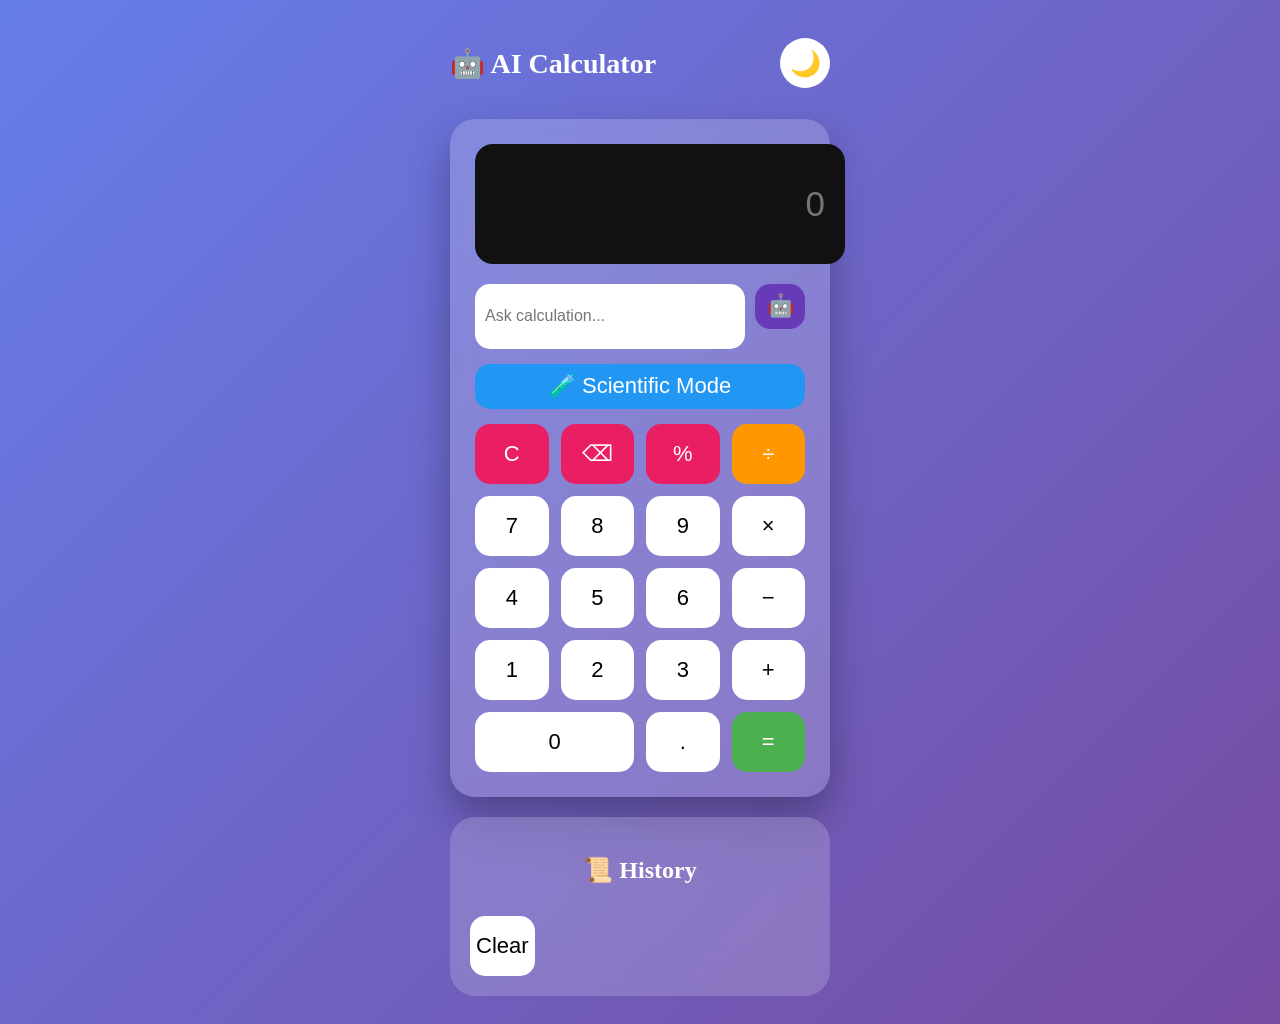
<file: Task2/index.html>
<!DOCTYPE html>
<html lang="en">

<head>

<meta charset="UTF-8">
<meta name="viewport" content="width=device-width, initial-scale=1.0">

<title>AI Scientific Calculator</title>

<link rel="stylesheet" href="style.css">

</head>


<body>


<div class="container">


<div class="top">

<h1>🤖 AI Calculator</h1>

<button id="themeBtn">
🌙
</button>

</div>



<div class="calculator">


<input id="display" disabled placeholder="0">



<!-- AI Input -->

<div class="ai-box">

<input 
id="aiInput"
placeholder="Ask calculation...">

<button onclick="aiCalculate()">
🤖
</button>

</div>




<button class="mode"
onclick="toggleScientific()">

🧪 Scientific Mode

</button>




<!-- Scientific Buttons -->

<div id="scientific"
class="scientific hidden">


<button onclick="scientific('sin')">
sin
</button>


<button onclick="scientific('cos')">
cos
</button>


<button onclick="scientific('tan')">
tan
</button>


<button onclick="scientific('sqrt')">
√
</button>


<button onclick="scientific('square')">
x²
</button>


<button onclick="scientific('log')">
log
</button>


<button onclick="appendValue('Math.PI')">
π
</button>


</div>





<div class="buttons">


<button class="special" onclick="clearDisplay()">C</button>

<button class="special" onclick="deleteNumber()">⌫</button>

<button class="special" onclick="percentage()">%</button>

<button class="operator" onclick="appendValue('/')">
÷
</button>


<button onclick="appendValue('7')">7</button>

<button onclick="appendValue('8')">8</button>

<button onclick="appendValue('9')">9</button>

<button onclick="appendValue('*')">
×
</button>



<button onclick="appendValue('4')">4</button>

<button onclick="appendValue('5')">5</button>

<button onclick="appendValue('6')">6</button>

<button onclick="appendValue('-')">
−
</button>



<button onclick="appendValue('1')">1</button>

<button onclick="appendValue('2')">2</button>

<button onclick="appendValue('3')">3</button>

<button onclick="appendValue('+')">
+
</button>



<button class="zero" onclick="appendValue('0')">
0
</button>


<button onclick="appendValue('.')">
.
</button>


<button class="equal" onclick="calculate()">
=
</button>


</div>


</div>




<div class="history">

<h2>
📜 History
</h2>

<ul id="historyList"></ul>


<button onclick="clearHistory()">
Clear
</button>


</div>



</div>



<script src="script.js"></script>


</body>

</html>
</file>
<file: Task2/style.css>
```css
*{

    margin:0;
    padding:0;
    box-sizing:border-box;
    font-family:'Poppins',sans-serif;

}



body{

    min-height:100vh;

    padding:20px;

    display:flex;

    justify-content:center;

    align-items:center;

    background:
    linear-gradient(135deg,#667eea,#764ba2);

    transition:0.5s;

}




/* Light Theme */

body.light{

    background:
    linear-gradient(135deg,#f6d365,#fda085);

}





.container{

    width:380px;

    max-width:100%;

}





/* Header */


.top{

    display:flex;

    justify-content:space-between;

    align-items:center;

    margin-bottom:20px;

    color:white;

}



.top h1{

    font-size:28px;

}



.top button{

    width:50px;

    height:50px;

    border-radius:50%;

    border:none;

    cursor:pointer;

    font-size:25px;

}





/* Calculator */


.calculator{

    background:
    rgba(255,255,255,0.18);

    backdrop-filter:blur(20px);

    padding:25px;

    border-radius:25px;

    box-shadow:

    0 20px 40px rgba(0,0,0,0.3);

}





/* Display */


#display{


    width:100%;

    height:80px;

    border:none;

    outline:none;

    border-radius:18px;

    background:#111;

    color:white;

    font-size:35px;

    text-align:right;

    padding:20px;

    margin-bottom:20px;

}






/* AI Calculator */


.ai-box{

    display:flex;

    gap:10px;

    margin-bottom:15px;

}



.ai-box input{


    flex:1;

    height:45px;

    border-radius:15px;

    border:none;

    outline:none;

    padding:10px;

    font-size:16px;

}



.ai-box button{


    width:50px;

    height:45px;

    border-radius:15px;

    background:#673ab7;

    color:white;

}





/* Scientific Mode Button */


.mode{

    width:100%;

    height:45px;

    margin-bottom:15px;

    border-radius:15px;

    background:#2196f3;

    color:white;

}





/* Scientific Buttons */


.scientific{


    display:grid;

    grid-template-columns:repeat(4,1fr);

    gap:10px;

    margin-bottom:15px;


    animation:slide .3s ease;

}



.scientific button{


    height:45px;

    font-size:16px;


}



.hidden{

    display:none;

}





@keyframes slide{


from{

    opacity:0;

    transform:translateY(-20px);

}


to{

    opacity:1;

    transform:translateY(0);

}


}







/* Main Buttons */


.buttons{


    display:grid;

    grid-template-columns:
    repeat(4,1fr);

    gap:12px;

}





button{


    height:60px;

    border:none;

    border-radius:15px;

    font-size:22px;

    cursor:pointer;

    background:white;

    transition:0.25s;

}




button:hover{


    transform:scale(1.08);

    box-shadow:

    0 10px 20px rgba(0,0,0,0.2);


}





/* Operators */


.operator{


    background:#ff9800;

    color:white;

}





.special{


    background:#e91e63;

    color:white;

}





.equal{


    background:#4caf50;

    color:white;

}





.zero{


    grid-column:span 2;

}







/* History */


.history{


    margin-top:20px;

    background:

    rgba(255,255,255,0.18);


    backdrop-filter:blur(20px);


    padding:20px;


    border-radius:25px;


    color:white;


}





.history h2{


    text-align:center;

    margin-bottom:15px;


}





#historyList{


    list-style:none;

    max-height:180px;

    overflow-y:auto;


}




#historyList li{


    background:white;

    color:#333;

    padding:10px;

    margin:8px 0;

    border-radius:10px;

    font-size:16px;


}





.clearHistory{


    width:100%;

    height:45px;

    margin-top:10px;

    background:#d32f2f;

    color:white;


}






/* Mobile */


@media(max-width:420px){



.container{

    width:100%;

}



.top h1{


    font-size:22px;


}



#display{


    font-size:28px;


}



button{


    height:55px;

    font-size:20px;


}



}
```
</file>
